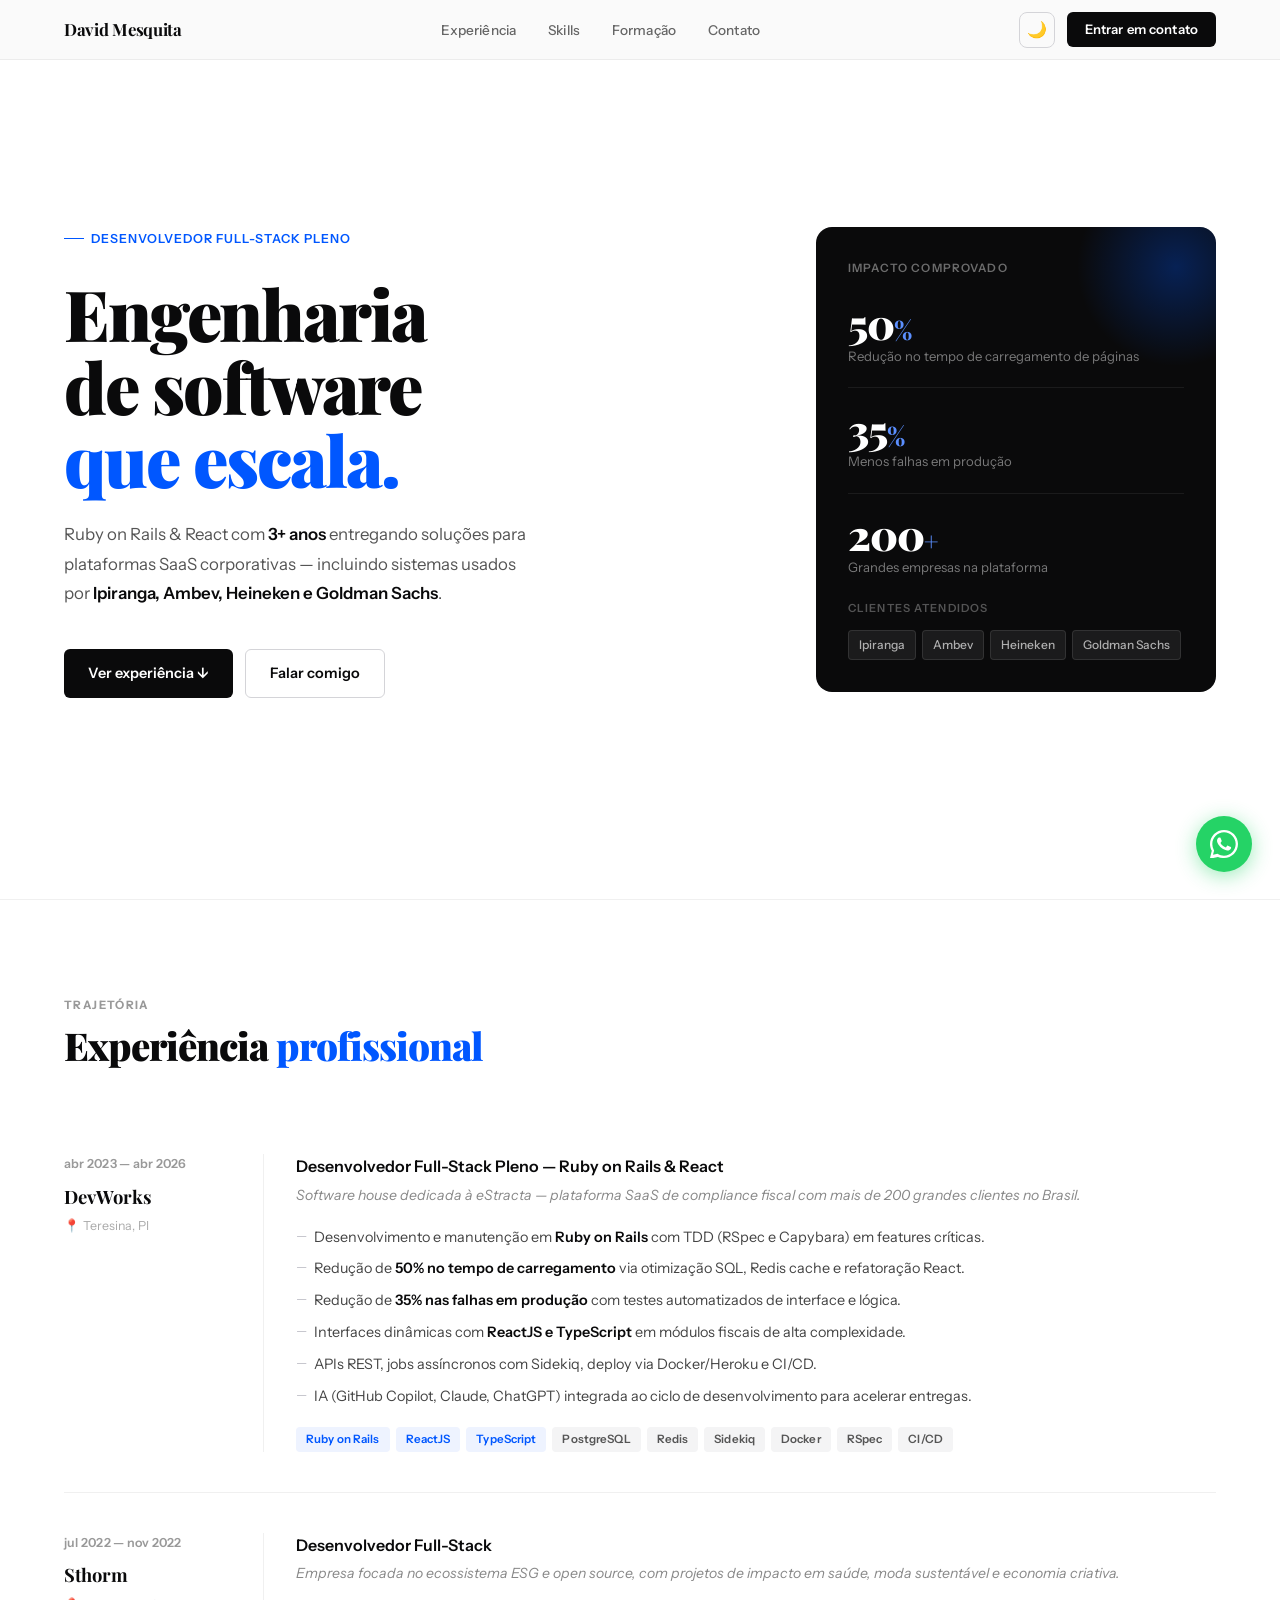
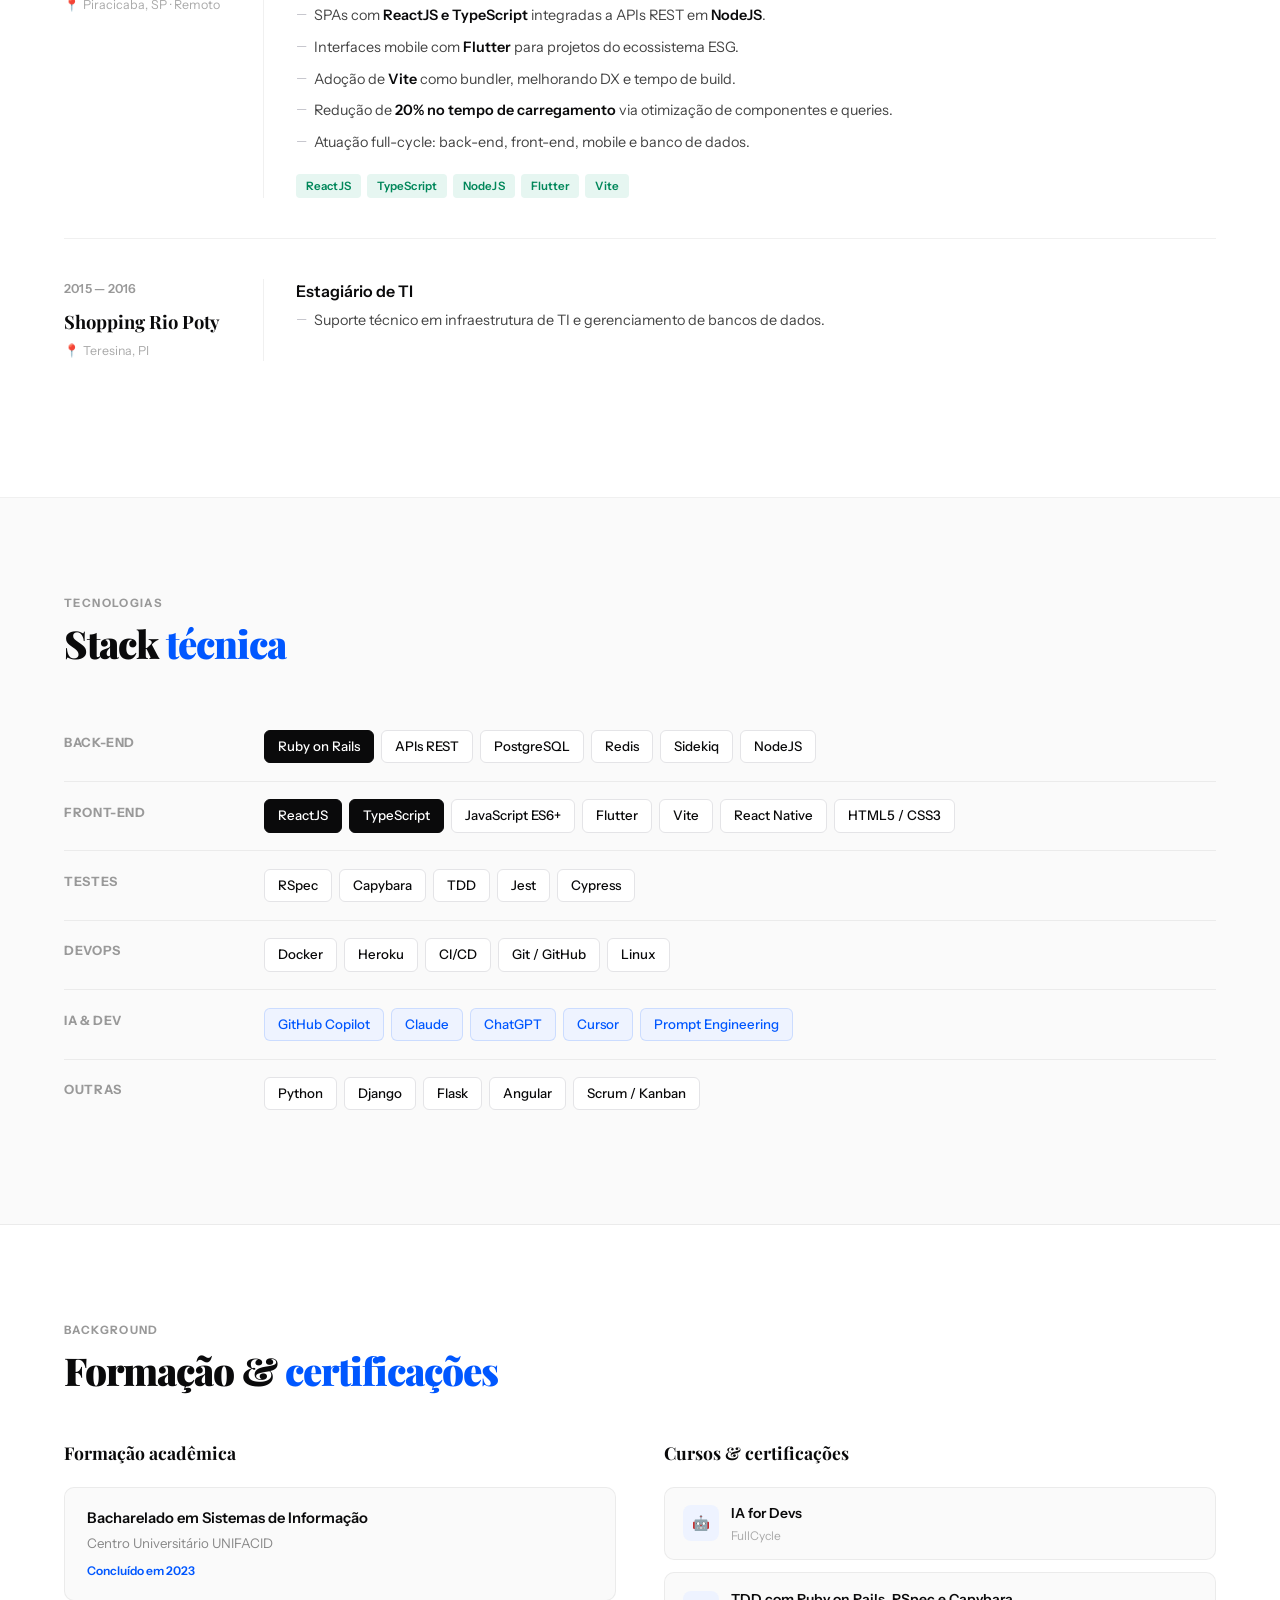
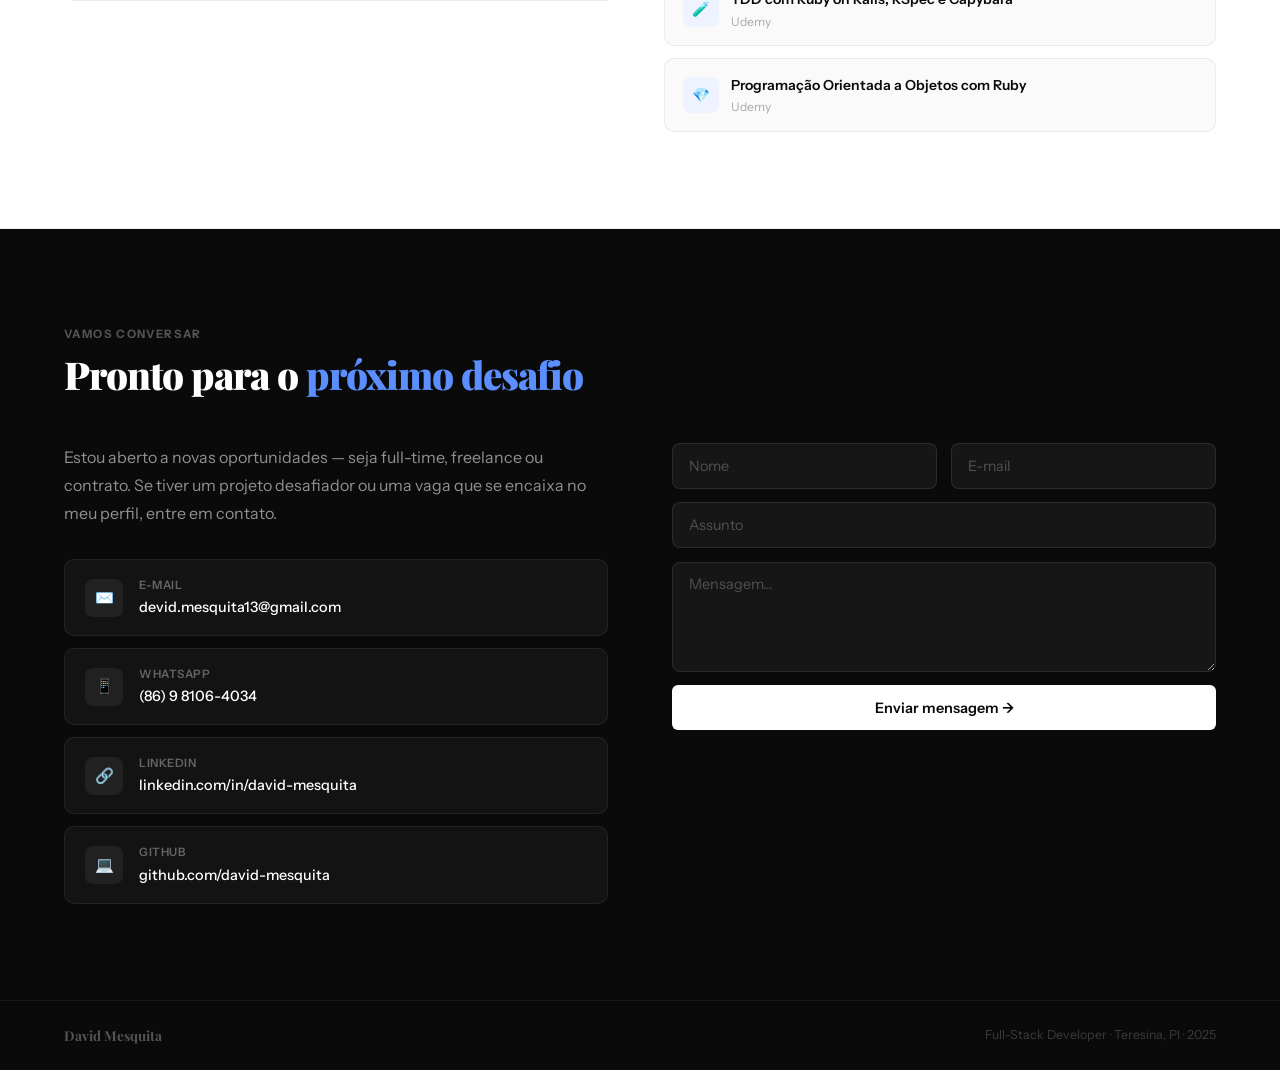
<file: portfolio-david-mesquita.html>
<!DOCTYPE html>
<html lang="pt-BR">
<head>
<meta charset="UTF-8"/>
<meta name="viewport" content="width=device-width, initial-scale=1.0"/>
<title>David Mesquita — Full-Stack Developer</title>
<link href="https://fonts.googleapis.com/css2?family=Playfair+Display:wght@700;900&family=Instrument+Sans:wght@400;500;600&display=swap" rel="stylesheet"/>
<link rel="stylesheet" href="portfolio-david-mesquita.css"/>
</head>
<body>
 
<nav>
  <span class="nav-name">David Mesquita</span>
  <ul class="nav-links">
    <li><a href="#experiencia">Experiência</a></li>
    <li><a href="#habilidades">Skills</a></li>
    <li><a href="#formacao">Formação</a></li>
    <li><a href="#contato">Contato</a></li>
  </ul>
  <div class="nav-actions">
    <button class="dm-btn" id="dm-toggle" title="Alternar modo escuro">🌙</button>
    <a href="mailto:devid.mesquita13@gmail.com" class="nav-cta">Entrar em contato</a>
  </div>
</nav>
 
<section id="hero">
  <div class="hero-inner section-wrap">
    <div class="hero-left">
      <div class="hero-tag r">Desenvolvedor Full-Stack Pleno</div>
      <h1 class="r2">Engenharia<br>de software<br><em>que escala.</em></h1>
      <p class="hero-desc r3">
        Ruby on Rails &amp; React com <strong>3+ anos</strong> entregando soluções
        para plataformas SaaS corporativas — incluindo sistemas usados por
        <strong>Ipiranga, Ambev, Heineken e Goldman Sachs</strong>.
      </p>
      <div class="hero-actions r3">
        <a href="#experiencia" class="btn btn-dark">Ver experiência ↓</a>
        <a href="#contato" class="btn btn-ghost">Falar comigo</a>
      </div>
    </div>
    <div class="hero-card r2">
      <div class="hc-label">Impacto comprovado</div>
      <div class="hc-stat">
        <div class="hc-num">50<span>%</span></div>
        <div class="hc-desc">Redução no tempo de carregamento de páginas</div>
      </div>
      <div class="hc-divider"></div>
      <div class="hc-stat">
        <div class="hc-num">35<span>%</span></div>
        <div class="hc-desc">Menos falhas em produção</div>
      </div>
      <div class="hc-divider"></div>
      <div class="hc-stat">
        <div class="hc-num">200<span>+</span></div>
        <div class="hc-desc">Grandes empresas na plataforma</div>
      </div>
      <div class="hc-companies">
        <div class="hc-co-label">Clientes atendidos</div>
        <div class="hc-co-list">
          <span class="hc-co-chip">Ipiranga</span>
          <span class="hc-co-chip">Ambev</span>
          <span class="hc-co-chip">Heineken</span>
          <span class="hc-co-chip">Goldman Sachs</span>
        </div>
      </div>
    </div>
  </div>
</section>
 
<section id="experiencia">
  <div class="section-wrap">
    <div class="sec-label r">Trajetória</div>
    <h2 class="r2">Experiência <em>profissional</em></h2>
    <div class="exp-grid">
 
      <div class="exp-row r">
        <div class="exp-left">
          <div class="exp-period">abr 2023 — abr 2026</div>
          <div class="exp-co">DevWorks</div>
          <div class="exp-loc">📍 Teresina, PI</div>
        </div>
        <div class="exp-right">
          <div class="exp-role">Desenvolvedor Full-Stack Pleno — Ruby on Rails &amp; React</div>
          <div class="exp-about">Software house dedicada à eStracta — plataforma SaaS de compliance fiscal com mais de 200 grandes clientes no Brasil.</div>
          <ul class="exp-points">
            <li>Desenvolvimento e manutenção em <strong>Ruby on Rails</strong> com TDD (RSpec e Capybara) em features críticas.</li>
            <li>Redução de <strong>50% no tempo de carregamento</strong> via otimização SQL, Redis cache e refatoração React.</li>
            <li>Redução de <strong>35% nas falhas em produção</strong> com testes automatizados de interface e lógica.</li>
            <li>Interfaces dinâmicas com <strong>ReactJS e TypeScript</strong> em módulos fiscais de alta complexidade.</li>
            <li>APIs REST, jobs assíncronos com Sidekiq, deploy via Docker/Heroku e CI/CD.</li>
            <li>IA (GitHub Copilot, Claude, ChatGPT) integrada ao ciclo de desenvolvimento para acelerar entregas.</li>
          </ul>
          <div class="exp-chips">
            <span class="chip blue">Ruby on Rails</span>
            <span class="chip blue">ReactJS</span>
            <span class="chip blue">TypeScript</span>
            <span class="chip">PostgreSQL</span>
            <span class="chip">Redis</span>
            <span class="chip">Sidekiq</span>
            <span class="chip">Docker</span>
            <span class="chip">RSpec</span>
            <span class="chip">CI/CD</span>
          </div>
        </div>
      </div>
 
      <div class="exp-row r2">
        <div class="exp-left">
          <div class="exp-period">jul 2022 — nov 2022</div>
          <div class="exp-co">Sthorm</div>
          <div class="exp-loc">📍 Piracicaba, SP · Remoto</div>
        </div>
        <div class="exp-right">
          <div class="exp-role">Desenvolvedor Full-Stack</div>
          <div class="exp-about">Empresa focada no ecossistema ESG e open source, com projetos de impacto em saúde, moda sustentável e economia criativa.</div>
          <ul class="exp-points">
            <li>SPAs com <strong>ReactJS e TypeScript</strong> integradas a APIs REST em <strong>NodeJS</strong>.</li>
            <li>Interfaces mobile com <strong>Flutter</strong> para projetos do ecossistema ESG.</li>
            <li>Adoção de <strong>Vite</strong> como bundler, melhorando DX e tempo de build.</li>
            <li>Redução de <strong>20% no tempo de carregamento</strong> via otimização de componentes e queries.</li>
            <li>Atuação full-cycle: back-end, front-end, mobile e banco de dados.</li>
          </ul>
          <div class="exp-chips">
            <span class="chip green">ReactJS</span>
            <span class="chip green">TypeScript</span>
            <span class="chip green">NodeJS</span>
            <span class="chip green">Flutter</span>
            <span class="chip green">Vite</span>
          </div>
        </div>
      </div>
 
      <div class="exp-row r3">
        <div class="exp-left">
          <div class="exp-period">2015 — 2016</div>
          <div class="exp-co">Shopping Rio Poty</div>
          <div class="exp-loc">📍 Teresina, PI</div>
        </div>
        <div class="exp-right">
          <div class="exp-role">Estagiário de TI</div>
          <ul class="exp-points">
            <li>Suporte técnico em infraestrutura de TI e gerenciamento de bancos de dados.</li>
          </ul>
        </div>
      </div>
 
    </div>
  </div>
</section>
 
<section id="habilidades">
  <div class="section-wrap">
    <div class="sec-label r">Tecnologias</div>
    <h2 class="r2">Stack <em>técnica</em></h2>
    <table class="skills-table r">
      <tr>
        <td><div class="sk-cat">Back-End</div></td>
        <td><div class="sk-tags">
          <span class="sk-tag highlight">Ruby on Rails</span>
          <span class="sk-tag">APIs REST</span>
          <span class="sk-tag">PostgreSQL</span>
          <span class="sk-tag">Redis</span>
          <span class="sk-tag">Sidekiq</span>
          <span class="sk-tag">NodeJS</span>
        </div></td>
      </tr>
      <tr>
        <td><div class="sk-cat">Front-End</div></td>
        <td><div class="sk-tags">
          <span class="sk-tag highlight">ReactJS</span>
          <span class="sk-tag highlight">TypeScript</span>
          <span class="sk-tag">JavaScript ES6+</span>
          <span class="sk-tag">Flutter</span>
          <span class="sk-tag">Vite</span>
          <span class="sk-tag">React Native</span>
          <span class="sk-tag">HTML5 / CSS3</span>
        </div></td>
      </tr>
      <tr>
        <td><div class="sk-cat">Testes</div></td>
        <td><div class="sk-tags">
          <span class="sk-tag">RSpec</span>
          <span class="sk-tag">Capybara</span>
          <span class="sk-tag">TDD</span>
          <span class="sk-tag">Jest</span>
          <span class="sk-tag">Cypress</span>
        </div></td>
      </tr>
      <tr>
        <td><div class="sk-cat">DevOps</div></td>
        <td><div class="sk-tags">
          <span class="sk-tag">Docker</span>
          <span class="sk-tag">Heroku</span>
          <span class="sk-tag">CI/CD</span>
          <span class="sk-tag">Git / GitHub</span>
          <span class="sk-tag">Linux</span>
        </div></td>
      </tr>
      <tr>
        <td><div class="sk-cat">IA &amp; Dev</div></td>
        <td><div class="sk-tags">
          <span class="sk-tag ai-tag">GitHub Copilot</span>
          <span class="sk-tag ai-tag">Claude</span>
          <span class="sk-tag ai-tag">ChatGPT</span>
          <span class="sk-tag ai-tag">Cursor</span>
          <span class="sk-tag ai-tag">Prompt Engineering</span>
        </div></td>
      </tr>
      <tr>
        <td><div class="sk-cat">Outras</div></td>
        <td><div class="sk-tags">
          <span class="sk-tag">Python</span>
          <span class="sk-tag">Django</span>
          <span class="sk-tag">Flask</span>
          <span class="sk-tag">Angular</span>
          <span class="sk-tag">Scrum / Kanban</span>
        </div></td>
      </tr>
    </table>
  </div>
</section>
 
<section id="formacao">
  <div class="section-wrap">
    <div class="sec-label r">Background</div>
    <h2 class="r2">Formação &amp; <em>certificações</em></h2>
    <div class="edu-certs-grid">
      <div class="edu-block r">
        <h3>Formação acadêmica</h3>
        <div class="edu-item">
          <div class="edu-degree">Bacharelado em Sistemas de Informação</div>
          <div class="edu-school">Centro Universitário UNIFACID</div>
          <div class="edu-year">Concluído em 2023</div>
        </div>
      </div>
      <div class="edu-block r2">
        <h3>Cursos &amp; certificações</h3>
        <div class="cert-list">
          <div class="cert-item">
            <div class="cert-icon">🤖</div>
            <div>
              <div class="cert-name">IA for Devs</div>
              <div class="cert-source">FullCycle</div>
            </div>
          </div>
          <div class="cert-item">
            <div class="cert-icon">🧪</div>
            <div>
              <div class="cert-name">TDD com Ruby on Rails, RSpec e Capybara</div>
              <div class="cert-source">Udemy</div>
            </div>
          </div>
          <div class="cert-item">
            <div class="cert-icon">💎</div>
            <div>
              <div class="cert-name">Programação Orientada a Objetos com Ruby</div>
              <div class="cert-source">Udemy</div>
            </div>
          </div>
        </div>
      </div>
    </div>
  </div>
</section>
 
<section id="contato">
  <div class="section-wrap">
    <div class="sec-label r">Vamos conversar</div>
    <h2 class="r2">Pronto para o <em>próximo desafio</em></h2>
    <div class="contact-inner">
      <div class="r">
        <p class="contact-text">Estou aberto a novas oportunidades — seja full-time, freelance ou contrato. Se tiver um projeto desafiador ou uma vaga que se encaixa no meu perfil, entre em contato.</p>
        <div class="contact-links">
          <a href="mailto:devid.mesquita13@gmail.com" class="contact-link">
            <div class="cl-icon">✉️</div>
            <div><div class="cl-label">E-mail</div><div class="cl-value">devid.mesquita13@gmail.com</div></div>
          </a>
          <a href="https://wa.me/5586981064034" target="_blank" class="contact-link">
            <div class="cl-icon">📱</div>
            <div><div class="cl-label">WhatsApp</div><div class="cl-value">(86) 9 8106-4034</div></div>
          </a>
          <a href="https://linkedin.com/in/david-mesquita" target="_blank" class="contact-link">
            <div class="cl-icon">🔗</div>
            <div><div class="cl-label">LinkedIn</div><div class="cl-value">linkedin.com/in/david-mesquita</div></div>
          </a>
          <a href="https://github.com/david-mesquita" target="_blank" class="contact-link">
            <div class="cl-icon">💻</div>
            <div><div class="cl-label">GitHub</div><div class="cl-value">github.com/david-mesquita</div></div>
          </a>
        </div>
      </div>
      <form class="contact-form r2" onsubmit="sendForm(event)">
        <div class="cf-row">
          <input type="text" placeholder="Nome" required/>
          <input type="email" placeholder="E-mail" required/>
        </div>
        <input type="text" placeholder="Assunto" required/>
        <textarea placeholder="Mensagem..." required></textarea>
        <button type="submit" class="btn btn-send">Enviar mensagem →</button>
      </form>
    </div>
  </div>
</section>
 
<a href="https://wa.me/5586981064034" target="_blank" id="whatsapp-btn" title="Falar no WhatsApp">
  <svg width="28" height="28" viewBox="0 0 24 24" fill="#fff" xmlns="http://www.w3.org/2000/svg">
    <path d="M17.472 14.382c-.297-.149-1.758-.867-2.03-.967-.273-.099-.471-.148-.67.15-.197.297-.767.966-.94 1.164-.173.199-.347.223-.644.075-.297-.15-1.255-.463-2.39-1.475-.883-.788-1.48-1.761-1.653-2.059-.173-.297-.018-.458.13-.606.134-.133.298-.347.446-.52.149-.174.198-.298.298-.497.099-.198.05-.371-.025-.52-.075-.149-.669-1.612-.916-2.207-.242-.579-.487-.5-.669-.51-.173-.008-.371-.01-.57-.01-.198 0-.52.074-.792.372-.272.297-1.04 1.016-1.04 2.479 0 1.462 1.065 2.875 1.213 3.074.149.198 2.096 3.2 5.077 4.487.709.306 1.262.489 1.694.625.712.227 1.36.195 1.871.118.571-.085 1.758-.719 2.006-1.413.248-.694.248-1.289.173-1.413-.074-.124-.272-.198-.57-.347z"/>
    <path d="M12 0C5.373 0 0 5.373 0 12c0 2.127.558 4.126 1.535 5.862L.057 23.885a.5.5 0 0 0 .611.611l6.101-1.442A11.945 11.945 0 0 0 12 24c6.627 0 12-5.373 12-12S18.627 0 12 0zm0 22c-1.891 0-3.667-.516-5.184-1.416l-.372-.22-3.862.913.944-3.785-.243-.389A9.96 9.96 0 0 1 2 12C2 6.477 6.477 2 12 2s10 4.477 10 10-4.477 10-10 10z"/>
  </svg>
</a>
 
<footer>
  <span class="footer-name">David Mesquita</span>
  <span class="footer-note">Full-Stack Developer · Teresina, PI · 2025</span>
</footer>
 
<script>
const dmBtn=document.getElementById('dm-toggle');
const saved=localStorage.getItem('dm');
if(saved==='1'){document.body.classList.add('dark');dmBtn.textContent='☀️'}
dmBtn.onclick=()=>{
  const on=document.body.classList.toggle('dark');
  dmBtn.textContent=on?'☀️':'🌙';
  localStorage.setItem('dm',on?'1':'0');
};
const wa=document.getElementById('whatsapp-btn');
wa.onmouseenter=()=>{wa.style.transform='scale(1.1)';wa.style.boxShadow='0 6px 28px rgba(37,211,102,.6)'};
wa.onmouseleave=()=>{wa.style.transform='';wa.style.boxShadow='0 4px 20px rgba(37,211,102,.45)'};
const io=new IntersectionObserver(e=>{e.forEach(x=>{if(x.isIntersecting)x.target.classList.add('in')})},{threshold:0.08});
document.querySelectorAll('.r,.r2,.r3').forEach(el=>io.observe(el));
function sendForm(e){
  e.preventDefault();
  const b=e.target.querySelector('button');
  b.textContent='Mensagem enviada ✓';
  b.style.background='#e6f6f1';b.style.color='#00875A';
  setTimeout(()=>{b.textContent='Enviar mensagem →';b.style.background='';b.style.color='';e.target.reset();},3500);
}
</script>
</body>
</html>
</file>
<file: portfolio-david-mesquita.css>
﻿
*,*::before,*::after{box-sizing:border-box;margin:0;padding:0}
:root{
  --ink:#0A0A0B;
  --ink2:#111114;
  --ink3:#18181C;
  --wire:#E8E8EA;
  --wire2:#C8C8CC;
  --wire3:rgba(0,0,0,0.06);
  --blue:#0057FF;
  --blue-light:#EEF3FF;
  --green:#00875A;
  --green-light:#E6F6F1;
  --amber:#7A4F00;
  --amber-light:#FFF8E6;
  --head:'Playfair Display',serif;
  --body:'Instrument Sans',sans-serif;
  --r:6px;
}
html{scroll-behavior:smooth}
body{background:#FAFAFA;color:var(--ink);font-family:var(--body);font-size:16px;line-height:1.6;-webkit-font-smoothing:antialiased;transition:background .3s,color .3s}
body.dark{background:#111114;color:#F0F0F2}
body.dark nav{background:rgba(17,17,20,0.92);border-bottom-color:rgba(255,255,255,0.06)}
body.dark .nav-name{color:#F0F0F2}
body.dark .nav-links a{color:#777}
body.dark .nav-links a:hover{color:#F0F0F2}
body.dark .nav-cta{background:#F0F0F2;color:#111}
body.dark #hero{background:#111114}
body.dark h1,body.dark h2{color:#F0F0F2}
body.dark .hero-desc{color:#888}
body.dark .hero-desc strong{color:#F0F0F2}
body.dark .btn-ghost{color:#F0F0F2;border-color:rgba(255,255,255,0.15)}
body.dark .btn-ghost:hover{border-color:#F0F0F2}
body.dark #experiencia,body.dark #formacao{background:#111114}
body.dark #habilidades{background:#0D0D10}
body.dark .exp-left{border-right-color:rgba(255,255,255,0.07)}
body.dark .exp-row:not(:last-child){border-bottom-color:rgba(255,255,255,0.07)}
body.dark .exp-co,.body.dark .exp-role{color:#F0F0F2}
body.dark .exp-role{color:#F0F0F2}
body.dark .exp-period,.body.dark .exp-loc,.body.dark .exp-about{color:#666}
body.dark .exp-loc{color:#666}
body.dark .exp-about{color:#666;font-style:italic}
body.dark .exp-points li{color:#999}
body.dark .exp-points li strong{color:#F0F0F2}
body.dark .chip{background:rgba(255,255,255,0.06);color:#aaa}
body.dark .chip.blue{background:rgba(0,87,255,0.15);color:#6BA3FF}
body.dark .chip.green{background:rgba(0,135,90,0.15);color:#3ECF8E}
body.dark .skills-table tr{border-bottom-color:rgba(255,255,255,0.07)}
body.dark .skills-table tr:hover{background:rgba(255,255,255,0.03)}
body.dark .sk-cat{color:#555}
body.dark .sk-tag{background:#1A1A1F;border-color:rgba(255,255,255,0.09);color:#ccc}
body.dark .sk-tag:hover{border-color:rgba(255,255,255,0.25)}
body.dark .sk-tag.highlight{background:#F0F0F2;color:#111;border-color:#F0F0F2}
body.dark .sk-tag.ai-tag{background:rgba(0,87,255,0.15);color:#6BA3FF;border-color:rgba(0,87,255,0.25)}
body.dark .sec-label{color:#444}
body.dark .edu-item{background:#1A1A1F;border-color:rgba(255,255,255,0.07)}
body.dark .cert-item{background:#1A1A1F;border-color:rgba(255,255,255,0.07)}
body.dark .edu-degree,.body.dark .edu-block h3{color:#F0F0F2}
body.dark .edu-block h3{color:#F0F0F2}
body.dark .edu-school,.body.dark .cert-source{color:#666}
body.dark .cert-source{color:#555}
body.dark .cert-name{color:#F0F0F2}
body.dark .edu-certs-grid .edu-year{color:#6BA3FF}
.dm-btn{
  width:36px;height:36px;border-radius:8px;
  background:transparent;border:1.5px solid #D4D4D8;
  display:flex;align-items:center;justify-content:center;
  cursor:pointer;transition:all .18s;font-size:1rem;flex-shrink:0;
}
.dm-btn:hover{border-color:var(--ink);background:rgba(0,0,0,0.04)}
body.dark .dm-btn{border-color:rgba(255,255,255,0.15);background:rgba(255,255,255,0.04);color:#F0F0F2}
body.dark .dm-btn:hover{border-color:rgba(255,255,255,0.35)}
body.dark .cl-icon{color:#F0F0F2}
body.dark .cert-item{background:#1A1A1E;border-color:rgba(255,255,255,0.07)}
body.dark .cert-icon{background:rgba(0,87,255,0.15);color:#7BA3FF}
body.dark .cert-name{color:#F0F0F2}
 
nav{
  position:fixed;top:0;left:0;right:0;z-index:200;
  display:flex;align-items:center;justify-content:space-between;
  padding:0 5%;height:60px;
  background:rgba(250,250,250,0.92);
  backdrop-filter:blur(20px);
  border-bottom:1px solid rgba(0,0,0,0.06);
}
.nav-name{font-family:var(--head);font-size:1.05rem;font-weight:700;letter-spacing:-0.3px;color:var(--ink)}
.nav-links{display:flex;gap:2rem;list-style:none}
.nav-links a{color:#666;text-decoration:none;font-size:0.85rem;font-weight:500;letter-spacing:0.01em;transition:color .2s}
.nav-links a:hover{color:var(--ink)}
.nav-actions{display:flex;align-items:center;gap:.75rem}
.nav-cta{
  padding:7px 18px;border-radius:var(--r);
  background:var(--ink);color:#fff;
  font-size:0.82rem;font-weight:600;
  text-decoration:none;letter-spacing:0.01em;
  transition:opacity .2s;
}
.nav-cta:hover{opacity:.8}
 
#hero{
  min-height:100vh;display:flex;align-items:center;
  padding:100px 5% 80px;
  background:#fff;
  border-bottom:1px solid var(--wire3);
  position:relative;overflow:hidden;
}
.hero-inner{max-width:1200px;margin:0 auto;width:100%;display:grid;grid-template-columns:1fr 400px;gap:5rem;align-items:center}
.hero-tag{
  display:inline-flex;align-items:center;gap:7px;
  font-size:0.78rem;font-weight:600;letter-spacing:0.08em;text-transform:uppercase;
  color:var(--blue);margin-bottom:1.75rem;
}
.hero-tag::before{content:'';width:20px;height:1.5px;background:var(--blue)}
h1{
  font-family:var(--head);
  font-size:clamp(3.2rem,5.5vw,4.8rem);
  font-weight:900;line-height:1.04;
  letter-spacing:-2px;color:var(--ink);
  margin-bottom:1.5rem;
}
h1 em{font-style:normal;color:var(--blue)}
.hero-desc{
  font-size:1.05rem;color:#555;line-height:1.75;
  max-width:480px;margin-bottom:2.5rem;font-weight:400;
}
.hero-desc strong{color:var(--ink);font-weight:600}
.hero-actions{display:flex;gap:.75rem;flex-wrap:wrap}
.btn{
  display:inline-flex;align-items:center;gap:8px;
  padding:.75rem 1.5rem;border-radius:var(--r);
  font-family:var(--body);font-size:.9rem;font-weight:600;
  text-decoration:none;transition:all .18s;cursor:pointer;border:none;
}
.btn-dark{background:var(--ink);color:#fff}
.btn-dark:hover{background:#222;transform:translateY(-1px);box-shadow:0 4px 16px rgba(0,0,0,.18)}
.btn-ghost{background:transparent;color:var(--ink);border:1.5px solid #D4D4D8}
.btn-ghost:hover{border-color:var(--ink);transform:translateY(-1px)}
 
.hero-card{
  background:var(--ink);border-radius:16px;
  padding:2rem;position:relative;overflow:hidden;
}
.hero-card::before{
  content:'';position:absolute;top:-60px;right:-60px;
  width:200px;height:200px;border-radius:50%;
  background:radial-gradient(circle,rgba(0,87,255,.3) 0%,transparent 70%);
  pointer-events:none;
}
.hc-label{font-size:.72rem;font-weight:600;letter-spacing:.1em;text-transform:uppercase;color:rgba(255,255,255,.4);margin-bottom:1.5rem}
.hc-stat{margin-bottom:1.4rem}
.hc-stat:last-of-type{margin-bottom:0}
.hc-num{font-family:var(--head);font-size:2.6rem;font-weight:900;color:#fff;line-height:1;letter-spacing:-1px}
.hc-num span{color:#5B8FFF;font-size:1.6rem}
.hc-desc{font-size:.82rem;color:rgba(255,255,255,.45);margin-top:.2rem;line-height:1.4}
.hc-divider{height:1px;background:rgba(255,255,255,.07);margin:1.2rem 0}
.hc-companies{margin-top:1.5rem}
.hc-co-label{font-size:.7rem;font-weight:600;letter-spacing:.1em;text-transform:uppercase;color:rgba(255,255,255,.3);margin-bottom:.75rem}
.hc-co-list{display:flex;flex-wrap:wrap;gap:6px}
.hc-co-chip{
  font-size:.75rem;font-weight:500;
  padding:4px 10px;border-radius:4px;
  background:rgba(255,255,255,.07);
  border:1px solid rgba(255,255,255,.1);
  color:rgba(255,255,255,.65);
}
 
.section-wrap{max-width:1200px;margin:0 auto}
section{padding:6rem 5%;border-bottom:1px solid var(--wire3)}
.sec-label{font-size:.72rem;font-weight:700;letter-spacing:.12em;text-transform:uppercase;color:#999;margin-bottom:.6rem}
h2{font-family:var(--head);font-size:clamp(1.9rem,3vw,2.6rem);font-weight:900;letter-spacing:-1px;line-height:1.1;margin-bottom:3rem}
h2 em{font-style:normal;color:var(--blue)}
 
#experiencia{background:#fff}
.exp-grid{display:flex;flex-direction:column}
.exp-row{
  display:grid;grid-template-columns:200px 1fr;
  padding:2.5rem 0;
}
.exp-row:not(:last-child){border-bottom:1px solid var(--wire3)}
.exp-left{padding-right:2rem;border-right:1px solid var(--wire3)}
.exp-period{font-size:.78rem;font-weight:600;color:#999;letter-spacing:.02em;margin-bottom:.5rem}
.exp-co{font-family:var(--head);font-size:1.15rem;font-weight:700;color:var(--ink);margin-bottom:.3rem}
.exp-loc{font-size:.78rem;color:#aaa}
.exp-right{padding-left:2rem}
.exp-role{font-size:1rem;font-weight:600;color:var(--ink);margin-bottom:.3rem}
.exp-about{font-size:.88rem;color:#888;font-style:italic;margin-bottom:1.2rem;line-height:1.55}
.exp-points{list-style:none;display:flex;flex-direction:column;gap:.55rem;margin-bottom:1.2rem}
.exp-points li{font-size:.9rem;color:#444;padding-left:1.1rem;position:relative;line-height:1.6}
.exp-points li::before{content:'—';position:absolute;left:0;color:#C0C0C8;font-size:.8rem}
.exp-points li strong{color:var(--ink);font-weight:600}
.exp-chips{display:flex;flex-wrap:wrap;gap:6px}
.chip{font-size:.72rem;font-weight:600;padding:3px 10px;border-radius:4px;background:#F4F4F5;color:#555;letter-spacing:.01em}
.chip.blue{background:var(--blue-light);color:var(--blue)}
.chip.green{background:var(--green-light);color:var(--green)}
 
#habilidades{background:#FAFAFA}
.skills-table{width:100%;border-collapse:collapse}
.skills-table tr{border-bottom:1px solid var(--wire3);transition:background .15s}
.skills-table tr:last-child{border-bottom:none}
.skills-table tr:hover{background:rgba(0,0,0,.02)}
.skills-table td{padding:1.1rem 0;vertical-align:top}
.skills-table td:first-child{width:200px;padding-right:2rem}
.sk-cat{font-size:.8rem;font-weight:700;color:#999;letter-spacing:.05em;text-transform:uppercase;padding-top:.2rem}
.sk-tags{display:flex;flex-wrap:wrap;gap:7px}
.sk-tag{font-size:.83rem;font-weight:500;color:var(--ink);padding:5px 13px;border-radius:var(--r);background:#fff;border:1px solid #E4E4E7;transition:all .15s}
.sk-tag:hover{border-color:#A0A0A8}
.sk-tag.highlight{background:var(--ink);color:#fff;border-color:var(--ink)}
.sk-tag.ai-tag{background:var(--blue-light);color:var(--blue);border-color:rgba(0,87,255,.15)}
 
#formacao{background:#fff}
.edu-certs-grid{display:grid;grid-template-columns:1fr 1fr;gap:3rem}
.edu-block h3{font-family:var(--head);font-size:1.1rem;font-weight:700;margin-bottom:1.2rem;color:var(--ink)}
.edu-item{padding:1.2rem 1.4rem;border-radius:10px;border:1px solid var(--wire3);margin-bottom:.75rem;background:#FAFAFA}
.edu-degree{font-weight:600;font-size:.92rem;color:var(--ink)}
.edu-school{font-size:.83rem;color:#888;margin-top:.2rem}
.edu-year{font-size:.75rem;font-weight:600;color:var(--blue);margin-top:.4rem}
.cert-list{display:flex;flex-direction:column;gap:.75rem}
.cert-item{display:flex;align-items:center;gap:.75rem;padding:.9rem 1.1rem;border-radius:10px;border:1px solid var(--wire3);background:#FAFAFA}
.cert-icon{width:36px;height:36px;border-radius:8px;background:var(--blue-light);display:flex;align-items:center;justify-content:center;font-size:.9rem;flex-shrink:0}
.cert-brand-img{height:20px;width:auto;object-fit:contain;display:block;filter:invert(1)}
body.dark .cert-brand-img{filter:none}
.cert-name{font-size:.87rem;font-weight:600;color:var(--ink)}
.cert-source{font-size:.75rem;color:#aaa;margin-top:.1rem}
 
#contato{background:var(--ink);border-bottom:none}
#contato .sec-label{color:rgba(255,255,255,.3)}
#contato h2{color:#fff}
#contato h2 em{color:#5B8FFF}
.contact-inner{display:grid;grid-template-columns:1fr 1fr;gap:4rem;align-items:start}
.contact-text{color:rgba(255,255,255,.55);font-size:1rem;line-height:1.75;margin-bottom:2rem}
.contact-links{display:flex;flex-direction:column;gap:.75rem}
.contact-link{
  display:flex;align-items:center;gap:1rem;
  padding:1rem 1.25rem;border-radius:10px;
  background:rgba(255,255,255,.04);border:1px solid rgba(255,255,255,.07);
  text-decoration:none;color:#fff;transition:all .18s;
}
.contact-link:hover{background:rgba(255,255,255,.07);transform:translateX(4px)}
.cl-icon{width:38px;height:38px;border-radius:8px;background:rgba(255,255,255,.06);display:flex;align-items:center;justify-content:center;font-size:.95rem;flex-shrink:0}
.cl-label{font-size:.72rem;color:rgba(255,255,255,.35);letter-spacing:.05em;text-transform:uppercase;font-weight:600}
.cl-value{font-size:.9rem;font-weight:500;margin-top:.1rem}
.contact-form{display:flex;flex-direction:column;gap:.85rem}
.cf-row{display:grid;grid-template-columns:1fr 1fr;gap:.85rem}
.contact-form input,.contact-form textarea{
  background:rgba(255,255,255,.05);
  border:1px solid rgba(255,255,255,.09);
  color:#fff;border-radius:8px;
  padding:.8rem 1rem;font-family:var(--body);font-size:.9rem;
  outline:none;transition:border-color .18s;
}
.contact-form input:focus,.contact-form textarea:focus{border-color:rgba(91,143,255,.5)}
.contact-form input::placeholder,.contact-form textarea::placeholder{color:rgba(255,255,255,.25)}
.contact-form textarea{min-height:110px;resize:vertical}
.btn-send{background:#fff;color:var(--ink);border:none;justify-content:center;font-size:.9rem;padding:.85rem 1.5rem}
.btn-send:hover{background:#e8e8ea;transform:translateY(-1px)}
 
footer{padding:1.5rem 5%;display:flex;justify-content:space-between;align-items:center;background:var(--ink);border-top:1px solid rgba(255,255,255,.06)}
.footer-name{font-family:var(--head);font-size:.85rem;color:rgba(255,255,255,.3);font-weight:700}
.footer-note{font-size:.78rem;color:rgba(255,255,255,.2)}
 
.r{opacity:0;transform:translateY(20px);transition:opacity .55s ease,transform .55s ease}
.r.in{opacity:1;transform:none}
.r2{opacity:0;transform:translateY(20px);transition:opacity .55s .1s ease,transform .55s .1s ease}
.r2.in{opacity:1;transform:none}
.r3{opacity:0;transform:translateY(20px);transition:opacity .55s .2s ease,transform .55s .2s ease}
.r3.in{opacity:1;transform:none}
 
@media(max-width:900px){
  .hero-inner{grid-template-columns:1fr;gap:2.5rem}
  .exp-row{grid-template-columns:1fr}
  .exp-left{border-right:none;border-bottom:1px solid var(--wire3);padding-right:0;padding-bottom:1rem;margin-bottom:1rem}
  .exp-right{padding-left:0}
  .edu-certs-grid{grid-template-columns:1fr}
  .contact-inner{grid-template-columns:1fr}
  .cf-row{grid-template-columns:1fr}
  .nav-links{display:none}
  footer{flex-direction:column;gap:.4rem;text-align:center}
}

#whatsapp-btn {
position:fixed;
bottom:28px;
right:28px;
z-index:999;
width:56px;
height:56px;
border-radius:50%;
background:#25D366;
color:#fff;
display:flex;
align-items:center;
justify-content:center;
box-shadow:0 4px 20px rgba(37,211,102,.45);
transition:transform .2s,box-shadow .2s;
text-decoration:none;
}
</file>
